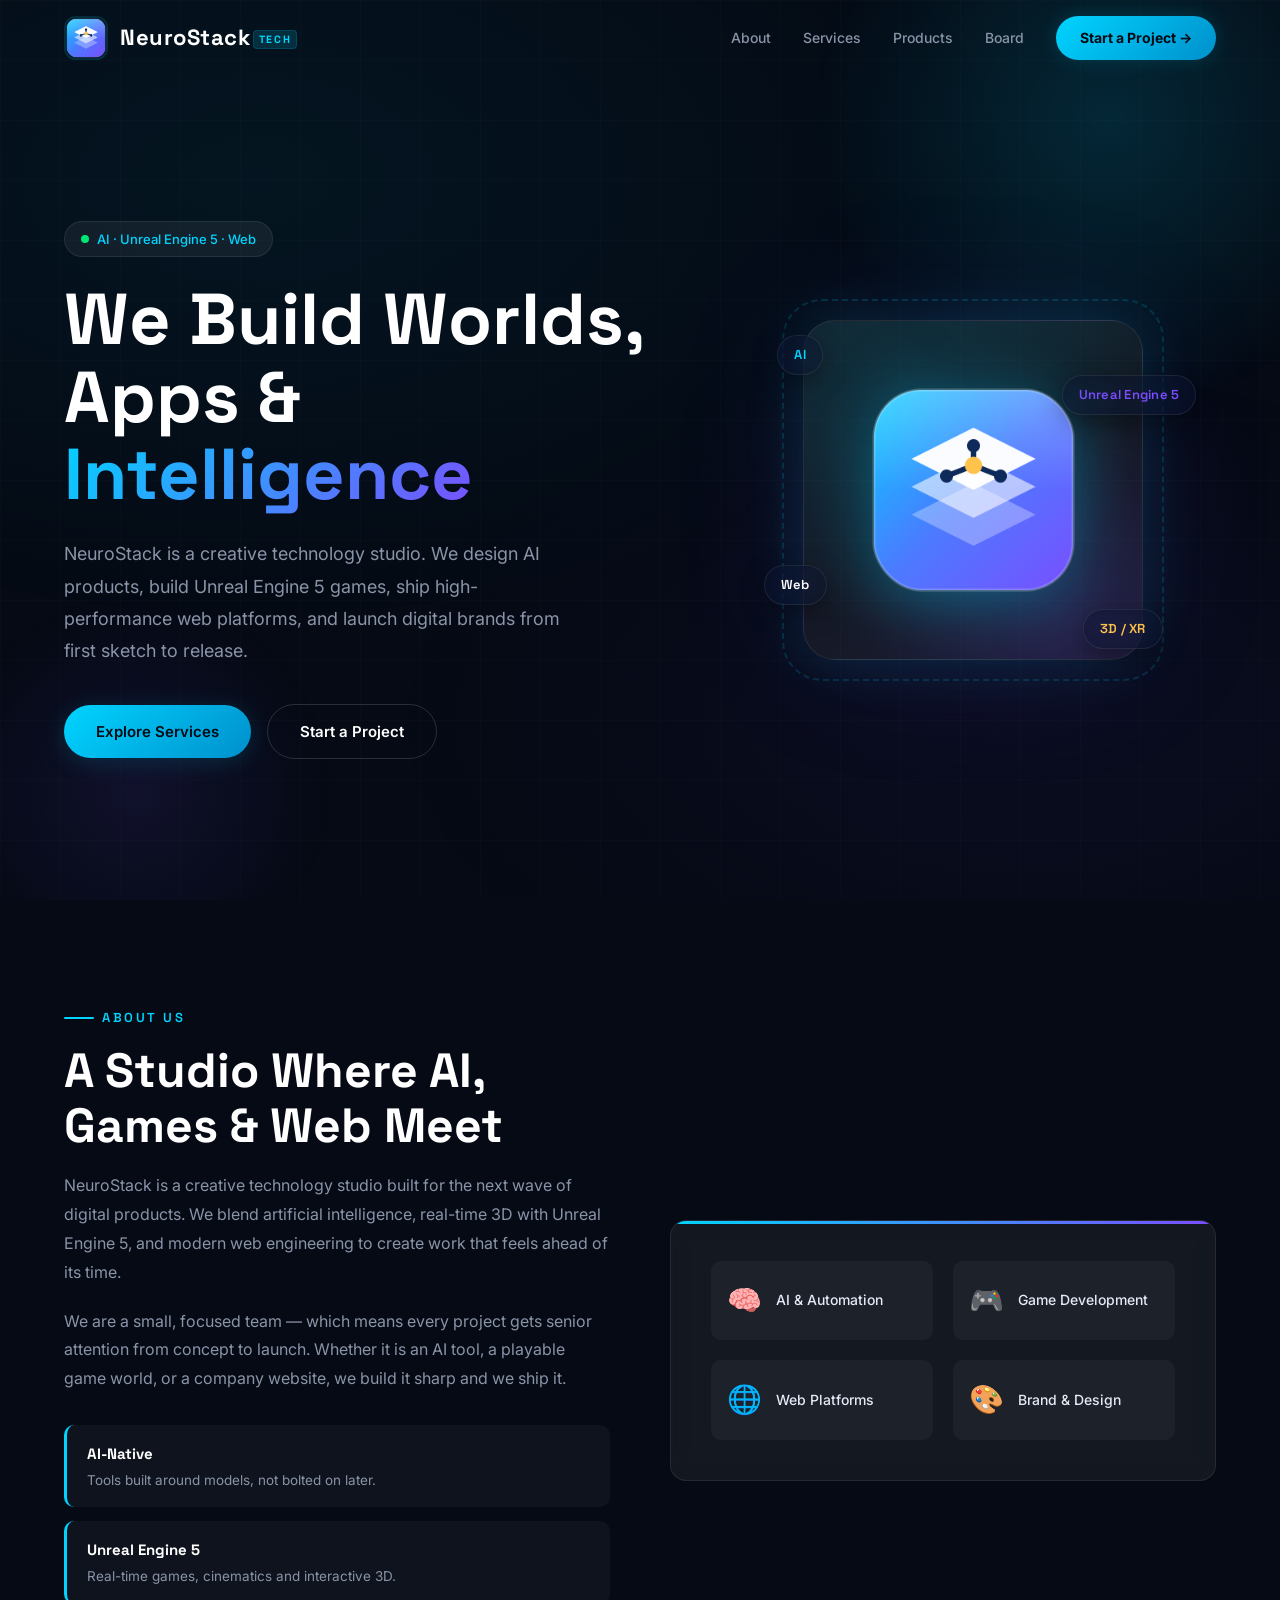
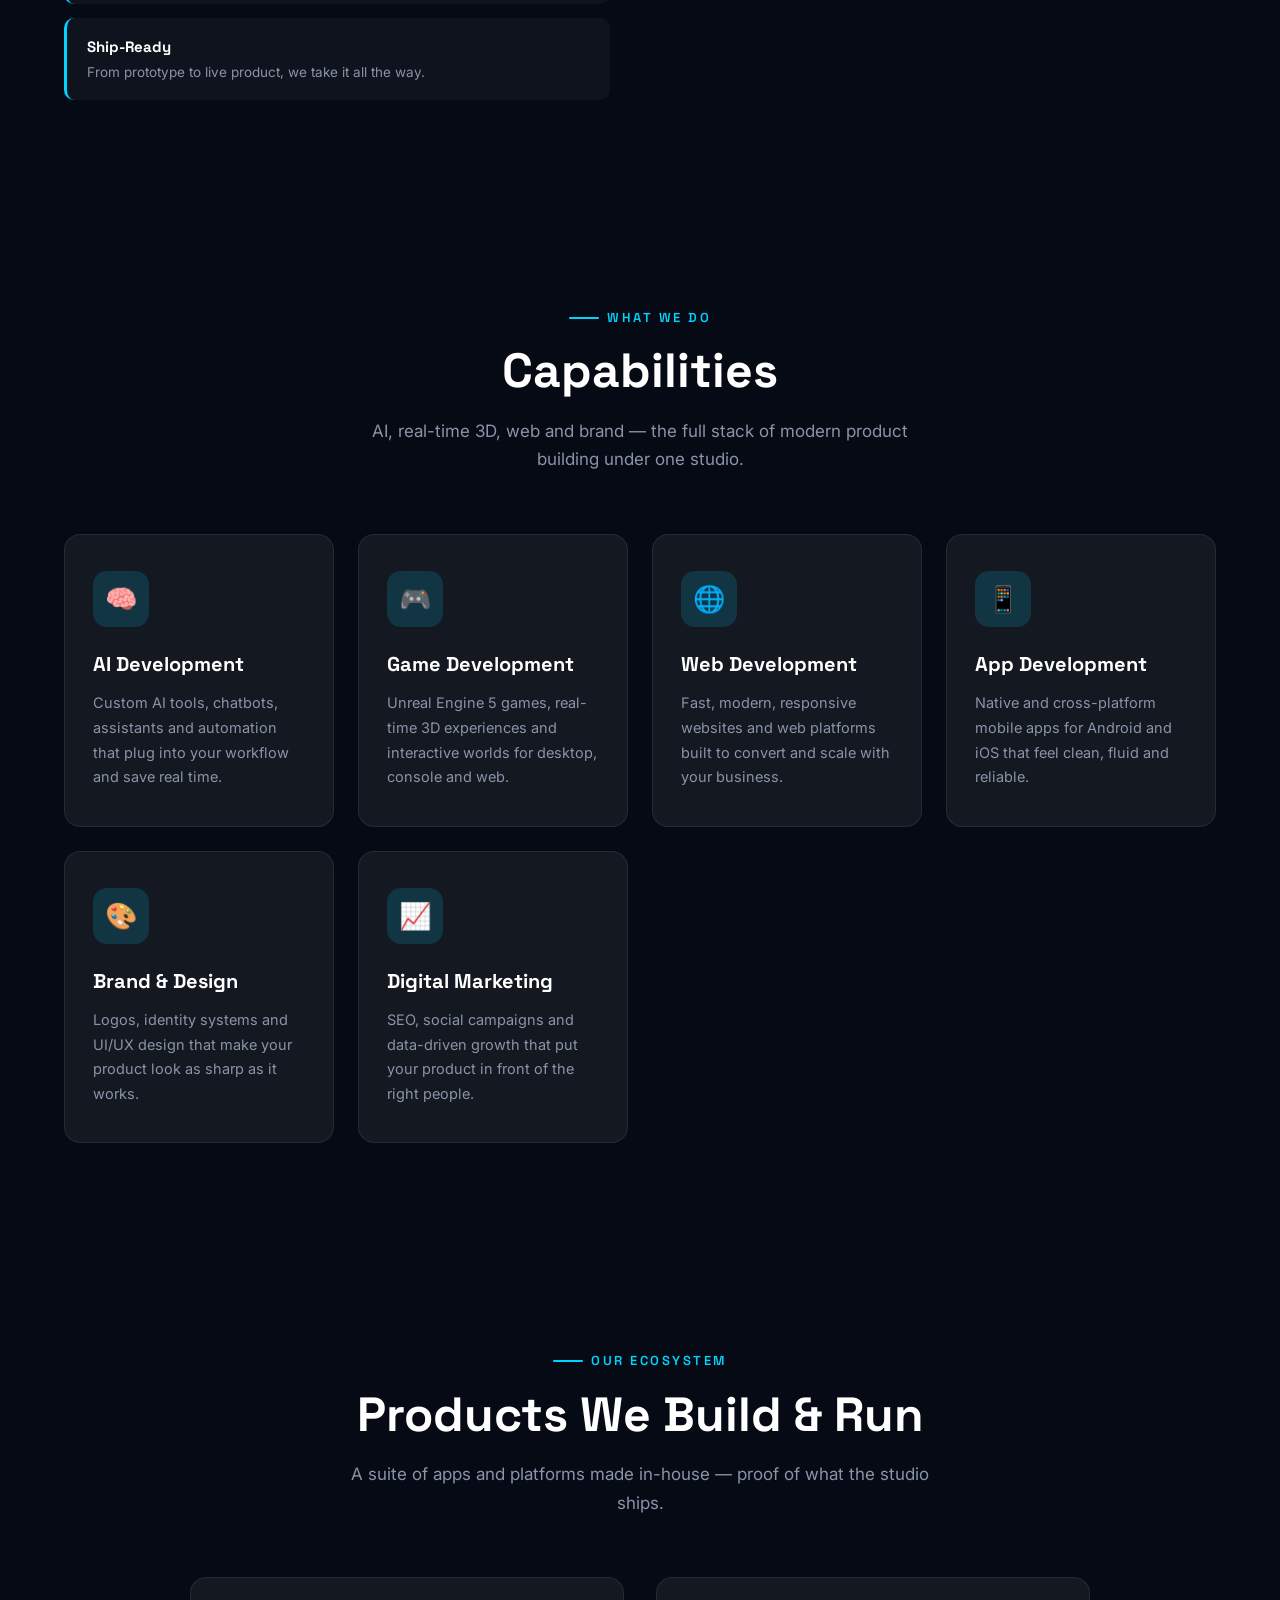
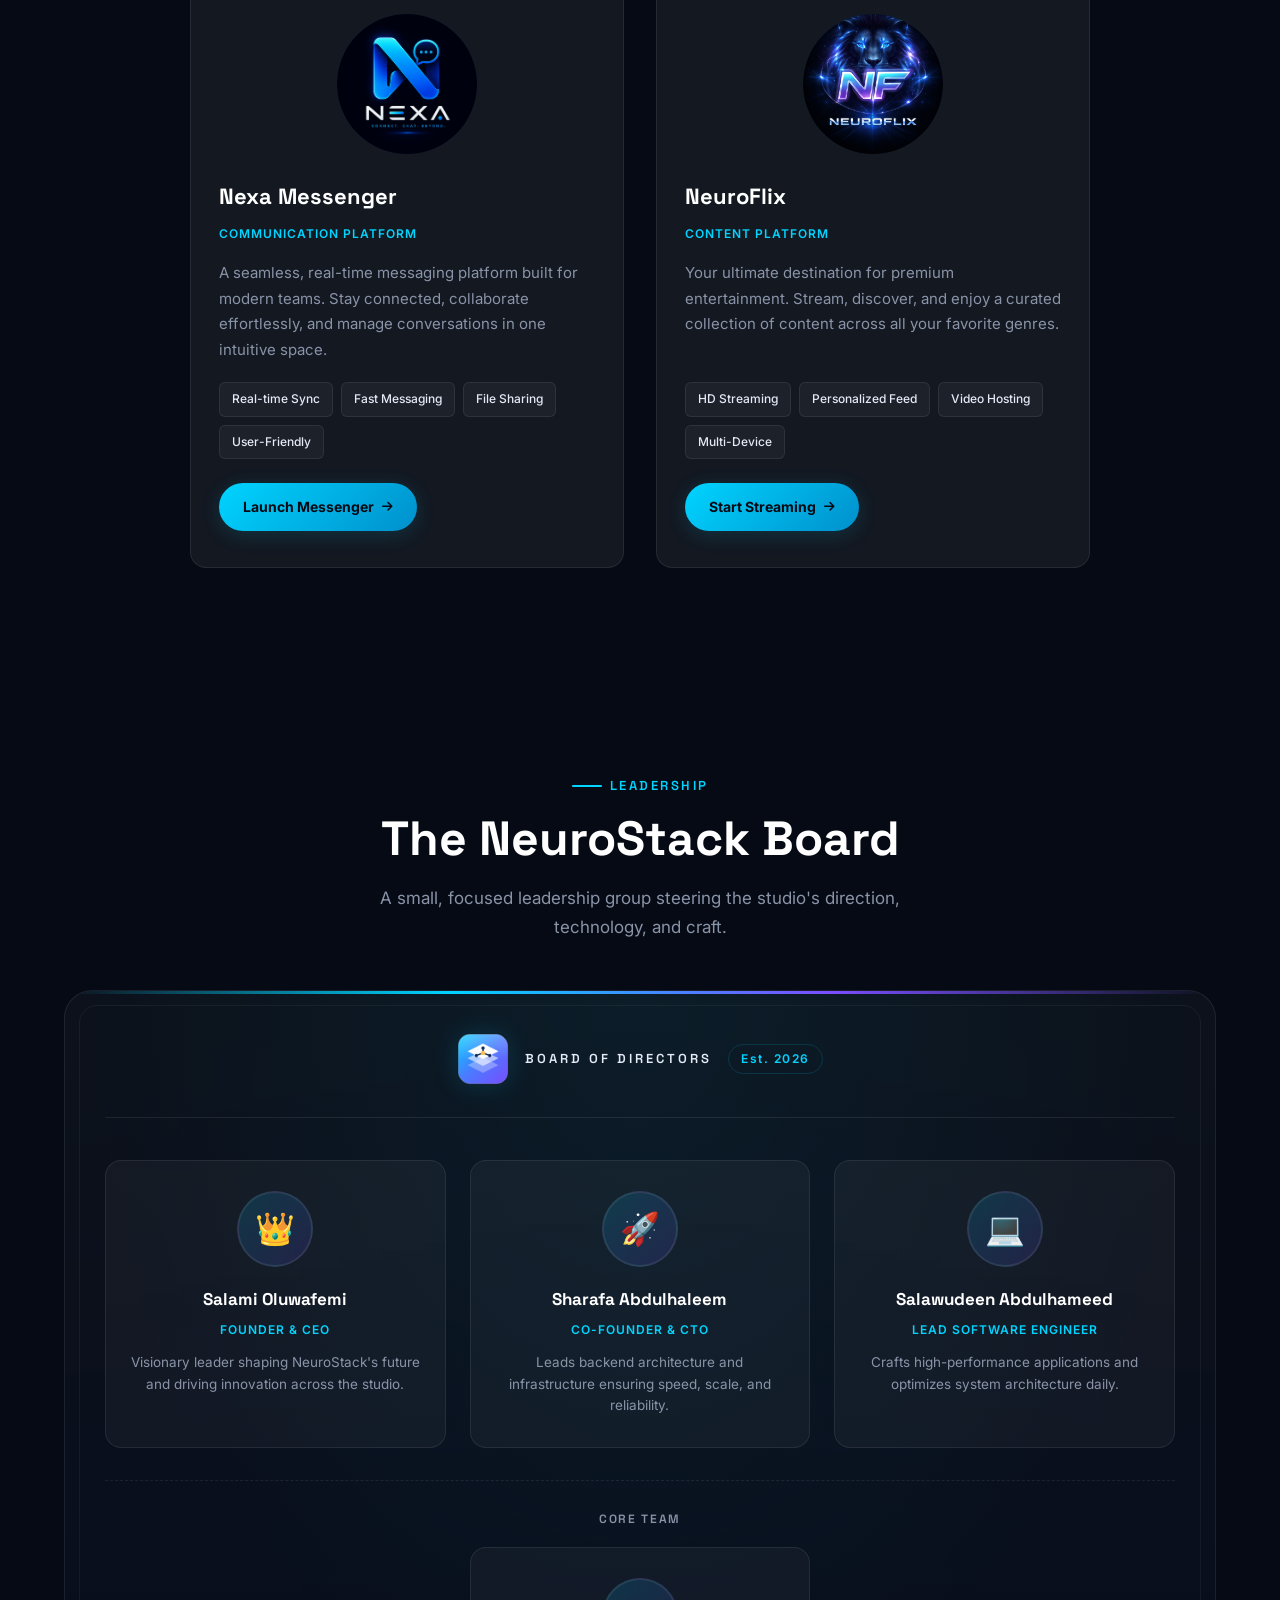
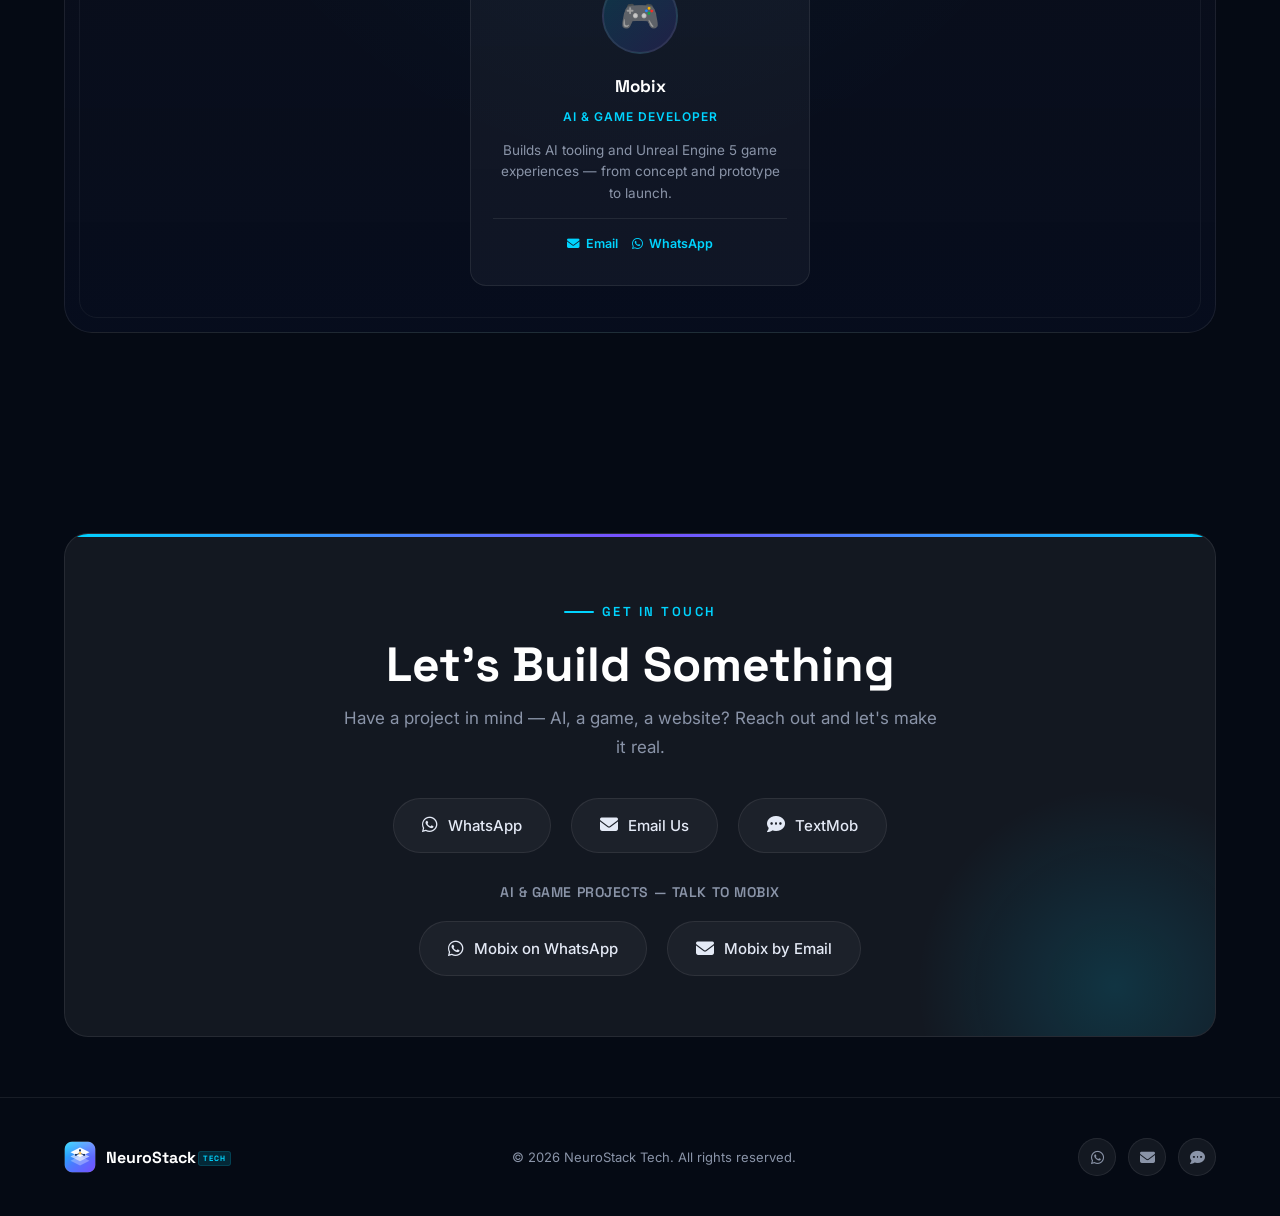
<file: index.html>
<!DOCTYPE html>
<html lang="en" class="no-js">
<head>
  <meta charset="UTF-8">
  <meta name="viewport" content="width=device-width, initial-scale=1.0">
  <title>NeuroStack Tech — AI, Game &amp; Web Studio</title>
  <meta name="description" content="NeuroStack is a creative technology studio building AI products, Unreal Engine 5 games, web platforms and digital brands. We design, build and launch.">
  <meta name="theme-color" content="#050a14">
  <meta name="robots" content="index, follow">
  <link rel="canonical" href="https://neuro-stack.onrender.com/">
  <meta name="google-site-verification" content="ry9JO0x5K_u8Zd2DBJiL2AXyYJQzXlOd33qeMfjl4eo" />
  <meta name="google-site-verification" content="W0IbJXgzTzYva4jeEFqSSu5Zdb9wQDfkK6Oy_L33J70" />

  <!-- Social sharing -->
  <meta property="og:type" content="website">
  <meta property="og:title" content="NeuroStack Tech — AI, Game &amp; Web Studio">
  <meta property="og:url" content="https://neuro-stack.onrender.com/">
  <meta property="og:description" content="A creative technology studio building AI products, Unreal Engine 5 games, web platforms and digital brands.">
  <meta property="og:image" content="https://neuro-stack.onrender.com/logo-mark-512.png">
  <meta property="og:site_name" content="NeuroStack Tech">
  <meta name="twitter:card" content="summary_large_image">
  <meta name="twitter:title" content="NeuroStack Tech — AI, Game &amp; Web Studio">
  <meta name="twitter:description" content="A creative technology studio building AI products, Unreal Engine 5 games, web platforms and digital brands.">
  <meta name="twitter:image" content="https://neuro-stack.onrender.com/logo-mark-512.png">

  <script type="application/ld+json">
  {
    "@context": "https://schema.org",
    "@type": "Organization",
    "name": "NeuroStack Tech",
    "url": "https://neuro-stack.onrender.com/",
    "logo": "https://neuro-stack.onrender.com/logo-mark-512.png",
    "description": "Creative technology studio building AI products, Unreal Engine 5 games, web platforms and digital brands.",
    "email": "neuro-stack@outlook.com",
    "sameAs": []
  }
  </script>

  <link rel="icon" type="image/svg+xml" href="favicon.svg">
  <link rel="alternate icon" type="image/png" href="logo-mark-192.png">
  <link rel="apple-touch-icon" href="logo-mark-512.png">
  <link rel="stylesheet" href="website.css">
  <link rel="stylesheet" href="https://cdnjs.cloudflare.com/ajax/libs/font-awesome/6.5.0/css/all.min.css"/>
</head>
<body>

  <!-- ============ NAVBAR ============ -->
  <nav class="navbar" id="navbar">
    <div class="container">
      <a href="#hero" class="nav-brand">
        <img src="logo-mark-512.png" alt="NeuroStack logo">
        <span class="nav-brand-text">NeuroStack<span class="brand-tech">Tech</span></span>
      </a>

      <div class="nav-links" id="navLinks">
        <a href="#about">About</a>
        <a href="#services">Services</a>
        <a href="#products">Products</a>
        <a href="#team">Board</a>
        <a href="#contact" class="nav-cta">Start a Project →</a>
      </div>

      <button class="nav-toggle" id="navToggle" aria-label="Toggle navigation">
        <span></span><span></span><span></span>
      </button>
    </div>
  </nav>

  <!-- ============ HERO ============ -->
  <section class="hero" id="hero">
    <div class="hero-particles">
      <div class="particle"></div>
      <div class="particle"></div>
      <div class="particle"></div>
      <div class="particle"></div>
      <div class="particle"></div>
      <div class="particle"></div>
      <div class="particle"></div>
      <div class="particle"></div>
    </div>

    <div class="container">
      <div class="hero-text">
        <div class="hero-badge">
          <span class="dot"></span>
          AI · Unreal Engine 5 · Web
        </div>
        <h1 class="hero-title">
          We Build Worlds,<br>Apps &amp; <span class="accent">Intelligence</span>
        </h1>
        <p class="hero-desc">
          NeuroStack is a creative technology studio. We design AI products, build Unreal Engine 5 games, ship high-performance web platforms, and launch digital brands from first sketch to release.
        </p>
        <div class="hero-actions">
          <a href="#services" class="btn btn-primary">Explore Services</a>
          <a href="#contact" class="btn btn-outline">Start a Project</a>
        </div>
      </div>

      <div class="hero-visual">
        <div class="hero-mark-card">
          <img src="logo-mark-512.png" alt="NeuroStack brand mark">
          <span class="hero-chip hero-chip-1">AI</span>
          <span class="hero-chip hero-chip-2">Unreal Engine 5</span>
          <span class="hero-chip hero-chip-3">Web</span>
          <span class="hero-chip hero-chip-4">3D / XR</span>
        </div>
      </div>
    </div>
  </section>

  <!-- ============ ABOUT ============ -->
  <section class="about" id="about">
    <div class="container">
      <div class="about-content">
        <span class="section-label">About Us</span>
        <h2 class="section-title">A Studio Where AI,<br>Games &amp; Web Meet</h2>
        <p class="about-text">
          NeuroStack is a creative technology studio built for the next wave of digital products. We blend artificial intelligence, real-time 3D with Unreal Engine 5, and modern web engineering to create work that feels ahead of its time.
        </p>
        <p class="about-text">
          We are a small, focused team — which means every project gets senior attention from concept to launch. Whether it is an AI tool, a playable game world, or a company website, we build it sharp and we ship it.
        </p>

        <div class="about-highlights">
          <div class="about-highlight">
            <strong>AI-Native</strong>
            <span>Tools built around models, not bolted on later.</span>
          </div>
          <div class="about-highlight">
            <strong>Unreal Engine 5</strong>
            <span>Real-time games, cinematics and interactive 3D.</span>
          </div>
          <div class="about-highlight">
            <strong>Ship-Ready</strong>
            <span>From prototype to live product, we take it all the way.</span>
          </div>
        </div>
      </div>

      <div class="about-visual reveal">
        <div class="about-visual-card">
          <div class="icon-grid">
            <div class="icon-item">
              <span class="icon-emoji">🧠</span>
              <span>AI &amp; Automation</span>
            </div>
            <div class="icon-item">
              <span class="icon-emoji">🎮</span>
              <span>Game Development</span>
            </div>
            <div class="icon-item">
              <span class="icon-emoji">🌐</span>
              <span>Web Platforms</span>
            </div>
            <div class="icon-item">
              <span class="icon-emoji">🎨</span>
              <span>Brand &amp; Design</span>
            </div>
          </div>
        </div>
      </div>
    </div>
  </section>

  <!-- ============ SERVICES ============ -->
  <section class="services" id="services">
    <div class="container">
      <div class="services-header">
        <span class="section-label">What We Do</span>
        <h2 class="section-title">Capabilities</h2>
        <p class="section-subtitle">AI, real-time 3D, web and brand — the full stack of modern product building under one studio.</p>
      </div>

      <div class="services-grid">
        <div class="service-card reveal">
          <div class="service-icon">🧠</div>
          <h3>AI Development</h3>
          <p>Custom AI tools, chatbots, assistants and automation that plug into your workflow and save real time.</p>
        </div>

        <div class="service-card reveal reveal-delay-1">
          <div class="service-icon">🎮</div>
          <h3>Game Development</h3>
          <p>Unreal Engine 5 games, real-time 3D experiences and interactive worlds for desktop, console and web.</p>
        </div>

        <div class="service-card reveal reveal-delay-2">
          <div class="service-icon">🌐</div>
          <h3>Web Development</h3>
          <p>Fast, modern, responsive websites and web platforms built to convert and scale with your business.</p>
        </div>

        <div class="service-card reveal reveal-delay-3">
          <div class="service-icon">📱</div>
          <h3>App Development</h3>
          <p>Native and cross-platform mobile apps for Android and iOS that feel clean, fluid and reliable.</p>
        </div>

        <div class="service-card reveal reveal-delay-4">
          <div class="service-icon">🎨</div>
          <h3>Brand &amp; Design</h3>
          <p>Logos, identity systems and UI/UX design that make your product look as sharp as it works.</p>
        </div>

        <div class="service-card reveal reveal-delay-5">
          <div class="service-icon">📈</div>
          <h3>Digital Marketing</h3>
          <p>SEO, social campaigns and data-driven growth that put your product in front of the right people.</p>
        </div>
      </div>
    </div>
  </section>

  <!-- ============ PRODUCTS ============ -->
  <section class="products" id="products">
    <div class="container">
      <div class="products-header">
        <span class="section-label">Our Ecosystem</span>
        <h2 class="section-title">Products We Build &amp; Run</h2>
        <p class="section-subtitle">A suite of apps and platforms made in-house — proof of what the studio ships.</p>
      </div>

      <div class="products-grid">
        <div class="product-card reveal">
          <div class="product-logo">
            <img src="icon-512.png" alt="Nexa Messenger Logo" class="product-logo-img">
          </div>
          <h3>Nexa Messenger</h3>
          <span class="product-category">Communication Platform</span>
          <p>A seamless, real-time messaging platform built for modern teams. Stay connected, collaborate effortlessly, and manage conversations in one intuitive space.</p>
          <div class="product-features">
            <span class="feature">Real-time Sync</span>
            <span class="feature">Fast Messaging</span>
            <span class="feature">File Sharing</span>
            <span class="feature">User-Friendly</span>
          </div>
          <a href="https://nexa-qydr.onrender.com" target="_blank" rel="noopener noreferrer" class="product-cta">
            Launch Messenger <i class="fas fa-arrow-right"></i>
          </a>
        </div>

        <div class="product-card reveal reveal-delay-1">
          <div class="product-logo">
            <img src="icon-192.png" alt="NeuroFlix Logo" class="product-logo-img">
          </div>
          <h3>NeuroFlix</h3>
          <span class="product-category">Content Platform</span>
          <p>Your ultimate destination for premium entertainment. Stream, discover, and enjoy a curated collection of content across all your favorite genres.</p>
          <div class="product-features">
            <span class="feature">HD Streaming</span>
            <span class="feature">Personalized Feed</span>
            <span class="feature">Video Hosting</span>
            <span class="feature">Multi-Device</span>
          </div>
          <a href="https://neuroflix.web.app/" target="_blank" rel="noopener noreferrer" class="product-cta">
            Start Streaming <i class="fas fa-arrow-right"></i>
          </a>
        </div>
      </div>
    </div>
  </section>

  <!-- ============ BOARD ============ -->
  <section class="team" id="team">
    <div class="container">
      <div class="team-header">
        <span class="section-label">Leadership</span>
        <h2 class="section-title">The NeuroStack Board</h2>
        <p class="section-subtitle">A small, focused leadership group steering the studio's direction, technology, and craft.</p>
      </div>

      <div class="board-panel reveal">
        <div class="board-seal" aria-hidden="true">
          <img src="logo-mark-512.png" alt="" class="board-seal-mark">
          <span class="board-seal-label">Board of Directors</span>
          <span class="board-seal-year">Est. 2026</span>
        </div>

        <div class="team-grid">
          <div class="team-card reveal">
            <div class="team-avatar">👑</div>
            <div class="team-meta">
              <h3>Salami Oluwafemi</h3>
              <span class="team-role">Founder &amp; CEO</span>
              <p>Visionary leader shaping NeuroStack's future and driving innovation across the studio.</p>
            </div>
          </div>

          <div class="team-card reveal reveal-delay-1">
            <div class="team-avatar">🚀</div>
            <div class="team-meta">
              <h3>Sharafa Abdulhaleem</h3>
              <span class="team-role">Co-Founder &amp; CTO</span>
              <p>Leads backend architecture and infrastructure ensuring speed, scale, and reliability.</p>
            </div>
          </div>

          <div class="team-card reveal reveal-delay-2">
            <div class="team-avatar">💻</div>
            <div class="team-meta">
              <h3>Salawudeen Abdulhameed</h3>
              <span class="team-role">Lead Software Engineer</span>
              <p>Crafts high-performance applications and optimizes system architecture daily.</p>
            </div>
          </div>
        </div>

        <div class="core-team">
          <span class="core-team-label">Core Team</span>
          <div class="team-card reveal">
            <div class="team-avatar">🎮</div>
            <div class="team-meta">
              <h3>Mobix</h3>
              <span class="team-role">AI &amp; Game Developer</span>
              <p>Builds AI tooling and Unreal Engine 5 game experiences — from concept and prototype to launch.</p>
              <div class="team-contact">
                <a href="mailto:novawebsitedeveloper2000@gmail.com"><i class="fas fa-envelope"></i> Email</a>
                <a href="https://wa.me/2348163471860" target="_blank" rel="noopener noreferrer"><i class="fab fa-whatsapp"></i> WhatsApp</a>
              </div>
            </div>
          </div>
        </div>
      </div>
    </div>
  </section>

  <!-- ============ CONTACT ============ -->
  <section class="contact" id="contact">
    <div class="container">
      <div class="contact-wrapper reveal">
        <span class="section-label">Get In Touch</span>
        <h2 class="section-title">Let's Build Something</h2>
        <p class="section-subtitle">Have a project in mind — AI, a game, a website? Reach out and let's make it real.</p>

        <div class="contact-links">
          <a href="https://wa.me/2349032686210" target="_blank" rel="noopener noreferrer" class="contact-link">
            <i class="fab fa-whatsapp"></i> WhatsApp
          </a>
          <a href="mailto:neuro-stack@outlook.com" class="contact-link">
            <i class="fas fa-envelope"></i> Email Us
          </a>
          <a href="https://textmob.web.app/@neurostack" target="_blank" rel="noopener noreferrer" class="contact-link">
            <i class="fas fa-comment-dots"></i> TextMob
          </a>
        </div>

        <p class="contact-subhead">AI &amp; game projects — talk to Mobix</p>
        <div class="contact-links">
          <a href="https://wa.me/2348163471860" target="_blank" rel="noopener noreferrer" class="contact-link">
            <i class="fab fa-whatsapp"></i> Mobix on WhatsApp
          </a>
          <a href="mailto:novawebsitedeveloper2000@gmail.com" class="contact-link">
            <i class="fas fa-envelope"></i> Mobix by Email
          </a>
        </div>
      </div>
    </div>
  </section>

  <!-- ============ FOOTER ============ -->
  <footer class="footer">
    <div class="container">
      <div class="footer-brand">
        <img src="logo-mark-512.png" alt="NeuroStack">
        <span class="nav-brand-text">NeuroStack<span class="brand-tech">Tech</span></span>
      </div>

      <p class="footer-copy">&copy; 2026 NeuroStack Tech. All rights reserved.</p>

      <div class="footer-socials">
        <a href="https://wa.me/2349032686210" target="_blank" rel="noopener noreferrer" aria-label="WhatsApp"><i class="fab fa-whatsapp"></i></a>
        <a href="mailto:neuro-stack@outlook.com" aria-label="Email"><i class="fas fa-envelope"></i></a>
        <a href="https://textmob.web.app/@neurostack" target="_blank" rel="noopener noreferrer" aria-label="TextMob"><i class="fas fa-comment-dots"></i></a>
      </div>
    </div>
  </footer>

  <!-- ============ SCRIPTS ============ -->
  <script>
    // Enable JS-dependent styles
    document.documentElement.classList.remove('no-js');

    // ---- Navbar scroll effect ----
    const navbar = document.getElementById('navbar');
    window.addEventListener('scroll', () => {
      navbar.classList.toggle('scrolled', window.scrollY > 50);
    });

    // ---- Mobile menu toggle ----
    const navToggle = document.getElementById('navToggle');
    const navLinks = document.getElementById('navLinks');

    navToggle.addEventListener('click', () => {
      navToggle.classList.toggle('active');
      navLinks.classList.toggle('open');
    });

    // Close menu on link click
    navLinks.querySelectorAll('a').forEach(link => {
      link.addEventListener('click', () => {
        navToggle.classList.remove('active');
        navLinks.classList.remove('open');
      });
    });

    // ---- Scroll reveal ----
    const revealElements = document.querySelectorAll('.reveal');
    if ('IntersectionObserver' in window) {
      const revealObserver = new IntersectionObserver((entries) => {
        entries.forEach(entry => {
          if (entry.isIntersecting) {
            entry.target.classList.add('visible');
          }
        });
      }, { threshold: 0.15 });

      revealElements.forEach(el => revealObserver.observe(el));
    } else {
      revealElements.forEach(el => el.classList.add('visible'));
    }

    // ---- Smooth scroll for anchor links ----
    document.querySelectorAll('a[href^="#"]').forEach(anchor => {
      anchor.addEventListener('click', function (e) {
        const id = this.getAttribute('href');
        if (id.length < 2) return;
        const target = document.querySelector(id);
        if (target) {
          e.preventDefault();
          target.scrollIntoView({ behavior: 'smooth' });
        }
      });
    });
  </script>

</body>
</html>
</file>
<file: website.css>
/* ============================================================
   NEUROSTACK — COMPANY WEBSITE STYLESHEET
   Premium dark theme with glassmorphism + cyber accents
   ============================================================ */

/* -------------------------
   GOOGLE FONTS
------------------------- */
@import url('https://fonts.googleapis.com/css2?family=Inter:wght@300;400;500;600;700;800;900&family=Space+Grotesk:wght@400;500;600;700&display=swap');

/* -------------------------
   DESIGN TOKENS
------------------------- */
:root {
  /* Colors */
  --c-bg:          #050a14;
  --c-bg-alt:      #0a1128;
  --c-surface:     rgba(10, 17, 40, 0.65);
  --c-surface-lit: rgba(255, 255, 255, 0.04);
  --c-glass:       rgba(255, 255, 255, 0.06);
  --c-glass-border:rgba(255, 255, 255, 0.08);
  --c-accent:      #00D4FF;
  --c-accent-dim:  rgba(0, 212, 255, 0.15);
  --c-accent-glow: rgba(0, 212, 255, 0.35);
  --c-accent2:     #7B4DFF;
  --c-gold:        #FFC24B;
  --c-text:        #e4eaf6;
  --c-text-dim:    #8a94a8;
  --c-white:       #ffffff;

  /* Typography */
  --ff-heading: 'Space Grotesk', sans-serif;
  --ff-body:    'Inter', sans-serif;

  /* Spacing */
  --section-py: 100px;
  --container-w: 1200px;

  /* Misc */
  --radius:      16px;
  --radius-sm:   10px;
  --transition:  0.35s cubic-bezier(.4,0,.2,1);
}

/* -------------------------
   RESET & BASE
------------------------- */
*, *::before, *::after {
  margin: 0;
  padding: 0;
  box-sizing: border-box;
}

html {
  scroll-behavior: smooth;
  scroll-padding-top: 80px;
}

body {
  font-family: var(--ff-body);
  background: var(--c-bg);
  color: var(--c-text);
  line-height: 1.7;
  overflow-x: hidden;
  -webkit-font-smoothing: antialiased;
}

a { text-decoration: none; color: inherit; }
img { max-width: 100%; display: block; }
ul { list-style: none; }

/* -------------------------
   UTILITY
------------------------- */
.container {
  width: 100%;
  max-width: var(--container-w);
  margin: 0 auto;
  padding: 0 24px;
}

.section-label {
  display: inline-flex;
  align-items: center;
  gap: 8px;
  font-family: var(--ff-heading);
  font-size: 13px;
  font-weight: 600;
  letter-spacing: 2.5px;
  text-transform: uppercase;
  color: var(--c-accent);
  margin-bottom: 14px;
}

.section-label::before {
  content: '';
  width: 30px;
  height: 2px;
  background: var(--c-accent);
  border-radius: 2px;
}

.section-title {
  font-family: var(--ff-heading);
  font-size: clamp(32px, 5vw, 48px);
  font-weight: 800;
  line-height: 1.15;
  color: var(--c-white);
  margin-bottom: 18px;
}

.section-subtitle {
  font-size: 17px;
  color: var(--c-text-dim);
  max-width: 600px;
  line-height: 1.7;
}

/* -------------------------
   ANIMATED BACKGROUND GRID
------------------------- */
body::before {
  content: '';
  position: fixed;
  inset: 0;
  background:
    radial-gradient(ellipse 60% 50% at 20% 20%, rgba(0,212,255,0.06), transparent),
    radial-gradient(ellipse 50% 40% at 80% 80%, rgba(123,77,255,0.05), transparent);
  z-index: -2;
  pointer-events: none;
}

body::after {
  content: '';
  position: fixed;
  inset: 0;
  background-image:
    linear-gradient(rgba(255,255,255,0.015) 1px, transparent 1px),
    linear-gradient(90deg, rgba(255,255,255,0.015) 1px, transparent 1px);
  background-size: 60px 60px;
  z-index: -1;
  pointer-events: none;
}

/* ============================================================
   NAVBAR
   ============================================================ */
.navbar {
  position: fixed;
  top: 0;
  left: 0;
  width: 100%;
  z-index: 1000;
  padding: 16px 0;
  transition: var(--transition);
}

.navbar.scrolled {
  background: rgba(5, 10, 20, 0.85);
  backdrop-filter: blur(20px);
  -webkit-backdrop-filter: blur(20px);
  border-bottom: 1px solid var(--c-glass-border);
  padding: 10px 0;
}

.navbar .container {
  display: flex;
  align-items: center;
  justify-content: space-between;
}

.nav-brand {
  display: flex;
  align-items: center;
  gap: 12px;
}

.nav-brand img {
  width: 44px;
  height: 44px;
  border-radius: 26%;
  border: 2px solid var(--c-accent-dim);
}

.nav-brand span {
  font-family: var(--ff-heading);
  font-size: 22px;
  font-weight: 700;
  color: var(--c-white);
  letter-spacing: 0.5px;
}

.nav-brand .brand-tech,
.footer-brand .brand-tech {
  margin-left: 0.32em;
  font-size: 0.48em;
  font-weight: 700;
  letter-spacing: 0.16em;
  text-transform: uppercase;
  color: var(--c-accent);
  padding: 0.16em 0.42em;
  border: 1px solid var(--c-accent-dim);
  border-radius: 0.35em;
  background: var(--c-accent-dim);
  vertical-align: middle;
  white-space: nowrap;
}

.nav-links {
  display: flex;
  align-items: center;
  gap: 32px;
}

.nav-links a {
  font-size: 14px;
  font-weight: 500;
  color: var(--c-text-dim);
  transition: var(--transition);
  position: relative;
}

.nav-links a::after {
  content: '';
  position: absolute;
  bottom: -4px;
  left: 0;
  width: 0;
  height: 2px;
  background: var(--c-accent);
  border-radius: 2px;
  transition: var(--transition);
}

.nav-links a:hover {
  color: var(--c-white);
}

.nav-links a:hover::after {
  width: 100%;
}

.nav-cta {
  display: inline-flex;
  align-items: center;
  gap: 8px;
  padding: 10px 24px;
  background: linear-gradient(135deg, var(--c-accent), #0090cc);
  color: var(--c-bg) !important;
  font-weight: 700 !important;
  font-size: 14px;
  border-radius: 50px;
  transition: var(--transition);
  box-shadow: 0 0 20px var(--c-accent-dim);
}

.nav-cta::after { display: none !important; }

.nav-cta:hover {
  transform: translateY(-2px);
  box-shadow: 0 4px 30px var(--c-accent-glow);
}

/* Mobile hamburger */
.nav-toggle {
  display: none;
  flex-direction: column;
  gap: 5px;
  cursor: pointer;
  z-index: 1001;
  background: none;
  border: none;
  padding: 4px;
}

.nav-toggle span {
  width: 26px;
  height: 2.5px;
  background: var(--c-white);
  border-radius: 4px;
  transition: var(--transition);
}

.nav-toggle.active span:nth-child(1) { transform: rotate(45deg) translate(5px, 5px); }
.nav-toggle.active span:nth-child(2) { opacity: 0; }
.nav-toggle.active span:nth-child(3) { transform: rotate(-45deg) translate(5px, -5px); }

/* ============================================================
   HERO
   ============================================================ */
.hero {
  min-height: 100vh;
  display: flex;
  align-items: center;
  position: relative;
  padding-top: 80px;
  overflow: hidden;
}

/* Floating particles */
.hero-particles {
  position: absolute;
  inset: 0;
  overflow: hidden;
  pointer-events: none;
}

.hero-particles .particle {
  position: absolute;
  width: 4px;
  height: 4px;
  background: var(--c-accent);
  border-radius: 50%;
  opacity: 0;
  animation: floatParticle 8s infinite ease-in-out;
}

.hero-particles .particle:nth-child(1) { left: 10%; top: 30%; animation-delay: 0s; }
.hero-particles .particle:nth-child(2) { left: 25%; top: 70%; animation-delay: 1.2s; width: 3px; height: 3px; }
.hero-particles .particle:nth-child(3) { left: 55%; top: 20%; animation-delay: 2.5s; width: 5px; height: 5px; }
.hero-particles .particle:nth-child(4) { left: 70%; top: 60%; animation-delay: 0.8s; }
.hero-particles .particle:nth-child(5) { left: 85%; top: 40%; animation-delay: 3.2s; width: 3px; height: 3px; }
.hero-particles .particle:nth-child(6) { left: 40%; top: 80%; animation-delay: 4s; width: 6px; height: 6px; }
.hero-particles .particle:nth-child(7) { left: 60%; top: 10%; animation-delay: 1.8s; }
.hero-particles .particle:nth-child(8) { left: 90%; top: 75%; animation-delay: 5s; width: 3px; height: 3px; }

@keyframes floatParticle {
  0%   { opacity: 0; transform: translateY(0) scale(1); }
  20%  { opacity: 0.6; }
  50%  { opacity: 0.3; transform: translateY(-80px) scale(1.3); }
  80%  { opacity: 0.5; }
  100% { opacity: 0; transform: translateY(-160px) scale(0.8); }
}

/* Glow orbs */
.hero::before {
  content: '';
  position: absolute;
  top: -20%;
  right: -10%;
  width: 600px;
  height: 600px;
  background: radial-gradient(circle, var(--c-accent-dim), transparent 70%);
  border-radius: 50%;
  pointer-events: none;
  animation: pulseOrb 6s ease-in-out infinite alternate;
}

.hero::after {
  content: '';
  position: absolute;
  bottom: -10%;
  left: -5%;
  width: 400px;
  height: 400px;
  background: radial-gradient(circle, rgba(123,77,255,0.1), transparent 70%);
  border-radius: 50%;
  pointer-events: none;
  animation: pulseOrb 8s ease-in-out infinite alternate-reverse;
}

@keyframes pulseOrb {
  0%   { opacity: 0.5; transform: scale(1); }
  100% { opacity: 1;   transform: scale(1.15); }
}

.hero .container {
  display: flex;
  align-items: center;
  gap: 60px;
  position: relative;
  z-index: 1;
}

.hero-text {
  flex: 1;
}

.hero-badge {
  display: inline-flex;
  align-items: center;
  gap: 8px;
  padding: 6px 16px;
  background: var(--c-glass);
  border: 1px solid var(--c-glass-border);
  border-radius: 50px;
  font-size: 13px;
  font-weight: 500;
  color: var(--c-accent);
  margin-bottom: 24px;
  animation: fadeSlideUp 0.8s ease-out both;
}

.hero-badge .dot {
  width: 8px;
  height: 8px;
  background: #00e676;
  border-radius: 50%;
  animation: blink 2s ease-in-out infinite;
}

@keyframes blink {
  0%, 100% { opacity: 1; }
  50%      { opacity: 0.3; }
}

.hero-title {
  font-family: var(--ff-heading);
  font-size: clamp(40px, 6vw, 72px);
  font-weight: 900;
  line-height: 1.08;
  color: var(--c-white);
  margin-bottom: 24px;
  animation: fadeSlideUp 0.8s 0.15s ease-out both;
}

.hero-title .accent {
  background: linear-gradient(135deg, var(--c-accent), var(--c-accent2));
  -webkit-background-clip: text;
  -webkit-text-fill-color: transparent;
  background-clip: text;
}

.hero-desc {
  font-size: 18px;
  color: var(--c-text-dim);
  max-width: 520px;
  line-height: 1.8;
  margin-bottom: 36px;
  animation: fadeSlideUp 0.8s 0.3s ease-out both;
}

.hero-actions {
  display: flex;
  align-items: center;
  gap: 16px;
  flex-wrap: wrap;
  animation: fadeSlideUp 0.8s 0.45s ease-out both;
}

.btn {
  display: inline-flex;
  align-items: center;
  gap: 8px;
  padding: 14px 32px;
  font-family: var(--ff-body);
  font-size: 15px;
  font-weight: 600;
  border-radius: 50px;
  cursor: pointer;
  transition: var(--transition);
  border: none;
}

.btn-primary {
  background: linear-gradient(135deg, var(--c-accent), #0090cc);
  color: var(--c-bg);
  box-shadow: 0 4px 25px var(--c-accent-dim);
}

.btn-primary:hover {
  transform: translateY(-3px);
  box-shadow: 0 8px 35px var(--c-accent-glow);
}

.btn-outline {
  background: transparent;
  color: var(--c-white);
  border: 1.5px solid rgba(255,255,255,0.15);
}

.btn-outline:hover {
  border-color: var(--c-accent);
  color: var(--c-accent);
  transform: translateY(-3px);
}

.hero-visual {
  flex: 0.8;
  display: flex;
  justify-content: center;
  align-items: center;
  position: relative;
  animation: fadeSlideUp 1s 0.5s ease-out both;
}

.hero-mark-card {
  position: relative;
  width: 340px;
  height: 340px;
  display: flex;
  align-items: center;
  justify-content: center;
  border-radius: 32px;
  background:
    radial-gradient(120% 120% at 30% 20%, rgba(0,212,255,0.14), transparent 60%),
    radial-gradient(120% 120% at 80% 90%, rgba(123,77,255,0.16), transparent 55%),
    var(--c-glass);
  border: 1px solid var(--c-glass-border);
  box-shadow: 0 0 60px var(--c-accent-dim), 0 0 140px rgba(123,77,255,0.12);
  backdrop-filter: blur(8px);
}

.hero-mark-card img {
  width: 62%;
  height: 62%;
  object-fit: contain;
  border-radius: 22px;
  filter: drop-shadow(0 12px 32px rgba(0,212,255,0.35));
}

/* Rotating dashed ring around the mark card */
.hero-mark-card::before {
  content: '';
  position: absolute;
  inset: -22px;
  border: 2px dashed var(--c-accent-dim);
  border-radius: 40px;
  animation: spinSlow 30s linear infinite;
  pointer-events: none;
}

/* Floating capability chips */
.hero-chip {
  position: absolute;
  padding: 8px 16px;
  font-family: var(--ff-heading);
  font-size: 13px;
  font-weight: 600;
  letter-spacing: 0.02em;
  color: var(--c-white);
  background: var(--c-surface);
  border: 1px solid var(--c-glass-border);
  border-radius: 50px;
  backdrop-filter: blur(10px);
  box-shadow: 0 8px 24px rgba(0,0,0,0.35);
  animation: chipFloat 6s ease-in-out infinite;
}

.hero-chip-1 { top: 4%;  left: -8%;  color: var(--c-accent); animation-delay: 0s; }
.hero-chip-2 { top: 16%; right: -16%; color: var(--c-accent2); animation-delay: 0.8s; }
.hero-chip-3 { bottom: 16%; left: -12%; animation-delay: 1.6s; }
.hero-chip-4 { bottom: 3%; right: -6%;  color: var(--c-gold); animation-delay: 2.4s; }

@keyframes chipFloat {
  0%, 100% { transform: translateY(0); }
  50%      { transform: translateY(-10px); }
}

@keyframes spinSlow {
  to { transform: rotate(360deg); }
}

/* ============================================================
   ABOUT SECTION
   ============================================================ */
.about {
  padding: var(--section-py) 0;
  position: relative;
}

.about .container {
  display: grid;
  grid-template-columns: 1fr 1fr;
  gap: 60px;
  align-items: center;
}

.about-content { }

.about-text {
  font-size: 16px;
  color: var(--c-text-dim);
  margin-bottom: 20px;
  line-height: 1.8;
}



.about-visual {
  position: relative;
}

.about-visual-card {
  background: var(--c-glass);
  border: 1px solid var(--c-glass-border);
  border-radius: var(--radius);
  padding: 40px;
  backdrop-filter: blur(12px);
  position: relative;
  overflow: hidden;
}

.about-visual-card::before {
  content: '';
  position: absolute;
  top: 0;
  left: 0;
  width: 100%;
  height: 3px;
  background: linear-gradient(90deg, var(--c-accent), var(--c-accent2));
}

.about-visual-card .icon-grid {
  display: grid;
  grid-template-columns: 1fr 1fr;
  gap: 20px;
}

.about-visual-card .icon-item {
  display: flex;
  align-items: center;
  gap: 14px;
  padding: 16px;
  background: var(--c-surface-lit);
  border-radius: var(--radius-sm);
  transition: var(--transition);
}

.about-visual-card .icon-item:hover {
  background: var(--c-accent-dim);
}

.about-visual-card .icon-item .icon-emoji {
  font-size: 28px;
  flex-shrink: 0;
}

.about-visual-card .icon-item span {
  font-size: 14px;
  font-weight: 500;
  color: var(--c-text);
}

.about-highlights {
  display: grid;
  gap: 14px;
  margin-top: 32px;
}

.about-highlight {
  display: flex;
  flex-direction: column;
  gap: 2px;
  padding: 16px 20px;
  background: var(--c-surface-lit);
  border-left: 3px solid var(--c-accent);
  border-radius: var(--radius-sm);
  transition: var(--transition);
}

.about-highlight:hover {
  background: var(--c-accent-dim);
  transform: translateX(4px);
}

.about-highlight strong {
  font-family: var(--ff-heading);
  font-size: 15px;
  font-weight: 700;
  color: var(--c-white);
}

.about-highlight span {
  font-size: 13.5px;
  color: var(--c-text-dim);
}

/* ============================================================
   SERVICES
   ============================================================ */
.services {
  padding: var(--section-py) 0;
  position: relative;
}

.services-header {
  text-align: center;
  margin-bottom: 60px;
}

.services-header .section-subtitle {
  margin: 0 auto;
}

.services-grid {
  display: grid;
  grid-template-columns: repeat(auto-fit, minmax(270px, 1fr));
  gap: 24px;
}

.service-card {
  background: var(--c-glass);
  border: 1px solid var(--c-glass-border);
  border-radius: var(--radius);
  padding: 36px 28px;
  transition: var(--transition);
  position: relative;
  overflow: hidden;
}

.service-card::before {
  content: '';
  position: absolute;
  top: 0;
  left: 0;
  width: 100%;
  height: 3px;
  background: linear-gradient(90deg, var(--c-accent), var(--c-accent2));
  transform: scaleX(0);
  transform-origin: left;
  transition: transform 0.5s ease;
}

.service-card:hover::before {
  transform: scaleX(1);
}

.service-card:hover {
  border-color: var(--c-accent-dim);
  transform: translateY(-6px);
  box-shadow: 0 12px 40px rgba(0,212,255,0.1);
}

.service-icon {
  width: 56px;
  height: 56px;
  display: flex;
  align-items: center;
  justify-content: center;
  font-size: 26px;
  background: var(--c-accent-dim);
  border-radius: 14px;
  margin-bottom: 20px;
  transition: var(--transition);
}

.service-card:hover .service-icon {
  background: linear-gradient(135deg, var(--c-accent), #0090cc);
  box-shadow: 0 0 20px var(--c-accent-dim);
}

.service-card h3 {
  font-family: var(--ff-heading);
  font-size: 20px;
  font-weight: 700;
  color: var(--c-white);
  margin-bottom: 10px;
}

.service-card p {
  font-size: 14.5px;
  color: var(--c-text-dim);
  line-height: 1.7;
}

/* ============================================================
   PRODUCTS
   ============================================================ */
.products {
  padding: var(--section-py) 0;
  position: relative;
}

.products-header {
  text-align: center;
  margin-bottom: 60px;
}

.products-header .section-subtitle {
  margin: 0 auto;
}

.products-grid {
  display: grid;
  grid-template-columns: repeat(auto-fit, minmax(300px, 1fr));
  gap: 32px;
  max-width: 900px;
  margin: 0 auto;
}

.product-card {
  background: var(--c-glass);
  border: 1px solid var(--c-glass-border);
  border-radius: var(--radius);
  padding: 36px 28px;
  transition: var(--transition);
  position: relative;
  overflow: hidden;
  display: flex;
  flex-direction: column;
}

.product-card::before {
  content: '';
  position: absolute;
  top: 0;
  left: 0;
  width: 100%;
  height: 3px;
  background: linear-gradient(90deg, var(--c-accent), var(--c-accent2));
  transform: scaleX(0);
  transform-origin: left;
  transition: transform 0.5s ease;
}

.product-card:hover::before {
  transform: scaleX(1);
}

.product-card:hover {
  border-color: var(--c-accent-dim);
  transform: translateY(-8px);
  box-shadow: 0 16px 48px rgba(0,212,255,0.15);
}

.product-logo {
  width: 140px;
  height: 140px;
  display: flex;
  align-items: center;
  justify-content: center;
  background: linear-gradient(135deg, var(--c-accent-dim), rgba(123,77,255,0.1));
  border-radius: 50%;
  margin: 0 auto 24px;
  overflow: hidden;
  transition: var(--transition);
}

.product-logo-img {
  width: 100%;
  height: 100%;
  object-fit: cover;
  object-position: center;
  filter: drop-shadow(0 0 10px var(--c-accent-dim));
}

.product-card:hover .product-logo {
  background: linear-gradient(135deg, var(--c-accent-dim), rgba(123,77,255,0.2));
  box-shadow: inset 0 0 20px var(--c-accent-dim);
}

.product-card h3 {
  font-family: var(--ff-heading);
  font-size: 22px;
  font-weight: 700;
  color: var(--c-white);
  margin-bottom: 8px;
}

.product-category {
  font-size: 12px;
  font-weight: 600;
  letter-spacing: 1px;
  text-transform: uppercase;
  color: var(--c-accent);
  display: block;
  margin-bottom: 16px;
}

.product-card p {
  font-size: 15px;
  color: var(--c-text-dim);
  line-height: 1.7;
  margin-bottom: 20px;
  flex: 1;
}

.product-features {
  display: flex;
  flex-wrap: wrap;
  gap: 8px;
  margin-bottom: 24px;
}

.feature {
  display: inline-flex;
  align-items: center;
  padding: 6px 12px;
  background: var(--c-surface-lit);
  border: 1px solid var(--c-glass-border);
  border-radius: 6px;
  font-size: 12px;
  font-weight: 500;
  color: var(--c-text);
  transition: var(--transition);
}

.product-card:hover .feature {
  border-color: var(--c-accent-dim);
  background: var(--c-accent-dim);
}

.product-cta {
  display: inline-flex;
  align-items: center;
  gap: 8px;
  padding: 12px 24px;
  background: linear-gradient(135deg, var(--c-accent), #0090cc);
  color: var(--c-bg);
  font-weight: 700;
  font-size: 14px;
  border-radius: 50px;
  transition: var(--transition);
  box-shadow: 0 4px 20px var(--c-accent-dim);
  width: fit-content;
}

.product-cta:hover {
  transform: translateY(-2px);
  box-shadow: 0 6px 28px var(--c-accent-glow);
  gap: 12px;
}

.product-cta i {
  font-size: 12px;
  transition: var(--transition);
}

.product-cta:hover i {
  transform: translateX(2px);
}

/* ============================================================
   BOARD / LEADERSHIP
   ============================================================ */
.team {
  padding: var(--section-py) 0;
  position: relative;
}

.team-header {
  text-align: center;
  margin-bottom: 48px;
}

.team-header .section-subtitle {
  margin: 0 auto;
}

/* Contained board-room panel */
.board-panel {
  position: relative;
  background:
    radial-gradient(ellipse 70% 120% at 50% 0%, rgba(0,212,255,0.06), transparent 70%),
    linear-gradient(180deg, rgba(255,255,255,0.03), rgba(10,17,40,0.45));
  border: 1px solid var(--c-glass-border);
  border-radius: 28px;
  padding: 42px 40px 46px;
  overflow: hidden;
}

.board-panel::before {
  content: '';
  position: absolute;
  top: 0;
  left: 0;
  width: 100%;
  height: 3px;
  background: linear-gradient(90deg, transparent, var(--c-accent), var(--c-accent2), transparent);
}

/* Corner brackets — official "charter" feel */
.board-panel::after {
  content: '';
  position: absolute;
  inset: 14px;
  border: 1px solid rgba(255,255,255,0.05);
  border-radius: 18px;
  pointer-events: none;
}

/* Board crest / letterhead */
.board-seal {
  display: flex;
  align-items: center;
  justify-content: center;
  gap: 16px;
  flex-wrap: wrap;
  padding-bottom: 32px;
  margin-bottom: 42px;
  border-bottom: 1px solid var(--c-glass-border);
  position: relative;
  z-index: 1;
}

.board-seal-mark {
  display: block;
  width: 52px;
  height: 52px;
  border-radius: 26%;
  box-shadow: 0 0 26px var(--c-accent-dim);
}

.board-seal-label {
  font-family: var(--ff-heading);
  font-size: 13px;
  font-weight: 600;
  letter-spacing: 3px;
  text-transform: uppercase;
  color: var(--c-text);
}

.board-seal-year {
  font-size: 12px;
  font-weight: 600;
  letter-spacing: 1.5px;
  color: var(--c-accent);
  padding: 4px 12px;
  border: 1px solid var(--c-accent-dim);
  border-radius: 50px;
}

.team-grid {
  display: grid;
  grid-template-columns: repeat(auto-fit, minmax(220px, 1fr));
  gap: 24px;
  position: relative;
  z-index: 1;
}

.team-card {
  background: var(--c-surface-lit);
  border: 1px solid var(--c-glass-border);
  border-radius: var(--radius);
  padding: 30px 22px;
  text-align: center;
  transition: var(--transition);
  position: relative;
  overflow: hidden;
}

.team-card::after {
  content: '';
  position: absolute;
  inset: 0;
  background: linear-gradient(180deg, transparent 55%, var(--c-accent-dim));
  opacity: 0;
  transition: var(--transition);
  pointer-events: none;
}

.team-card:hover::after {
  opacity: 1;
}

.team-card:hover {
  border-color: var(--c-accent-dim);
  transform: translateY(-6px);
  box-shadow: 0 12px 40px rgba(0,212,255,0.1);
}

.team-avatar {
  width: 76px;
  height: 76px;
  border-radius: 50%;
  display: flex;
  align-items: center;
  justify-content: center;
  font-size: 32px;
  margin: 0 auto 18px;
  background: linear-gradient(135deg, var(--c-accent-dim), rgba(123,77,255,0.15));
  border: 2px solid var(--c-glass-border);
  transition: var(--transition);
  position: relative;
  z-index: 1;
}

.team-card:hover .team-avatar {
  border-color: var(--c-accent);
  box-shadow: 0 0 25px var(--c-accent-dim);
}

.team-meta {
  position: relative;
  z-index: 1;
}

.team-card h3 {
  font-family: var(--ff-heading);
  font-size: 17px;
  font-weight: 700;
  color: var(--c-white);
  margin-bottom: 6px;
}

.team-role {
  display: block;
  font-size: 12px;
  font-weight: 600;
  letter-spacing: 1px;
  text-transform: uppercase;
  color: var(--c-accent);
  margin-bottom: 12px;
}

.team-card p {
  font-size: 13.5px;
  color: var(--c-text-dim);
  line-height: 1.6;
}

.team-contact {
  display: flex;
  justify-content: center;
  flex-wrap: wrap;
  gap: 14px;
  margin-top: 14px;
  padding-top: 14px;
  border-top: 1px solid var(--c-glass-border);
}

.team-contact a {
  display: inline-flex;
  align-items: center;
  gap: 6px;
  font-size: 12.5px;
  font-weight: 600;
  color: var(--c-accent);
  transition: var(--transition);
}

.team-contact a:hover {
  color: var(--c-white);
}

.core-team {
  margin-top: 32px;
  padding-top: 28px;
  border-top: 1px dashed var(--c-glass-border);
  position: relative;
  z-index: 1;
}

.core-team-label {
  display: block;
  text-align: center;
  font-family: var(--ff-heading);
  font-size: 12px;
  font-weight: 600;
  letter-spacing: 0.14em;
  text-transform: uppercase;
  color: var(--c-text-dim);
  margin-bottom: 18px;
}

.core-team .team-card {
  max-width: 340px;
  margin: 0 auto;
}

/* ============================================================
   CONTACT / CTA
   ============================================================ */
.contact {
  padding: var(--section-py) 0;
  padding-bottom: 60px;
}

.contact-wrapper {
  background: var(--c-glass);
  border: 1px solid var(--c-glass-border);
  border-radius: 24px;
  padding: 60px;
  text-align: center;
  position: relative;
  overflow: hidden;
}

.contact-wrapper::before {
  content: '';
  position: absolute;
  top: 0;
  left: 0;
  width: 100%;
  height: 3px;
  background: linear-gradient(90deg, var(--c-accent), var(--c-accent2), var(--c-accent));
}

.contact-wrapper::after {
  content: '';
  position: absolute;
  bottom: -150px;
  right: -100px;
  width: 400px;
  height: 400px;
  background: radial-gradient(circle, var(--c-accent-dim), transparent 70%);
  border-radius: 50%;
  pointer-events: none;
}

.contact-wrapper .section-title {
  margin-bottom: 12px;
}

.contact-wrapper .section-subtitle {
  margin: 0 auto 36px;
}

.contact-links {
  display: flex;
  justify-content: center;
  gap: 20px;
  flex-wrap: wrap;
  position: relative;
  z-index: 1;
}

.contact-link {
  display: inline-flex;
  align-items: center;
  gap: 10px;
  padding: 14px 28px;
  background: var(--c-surface-lit);
  border: 1px solid var(--c-glass-border);
  border-radius: 50px;
  font-size: 15px;
  font-weight: 500;
  color: var(--c-text);
  transition: var(--transition);
}

.contact-link:hover {
  border-color: var(--c-accent);
  color: var(--c-accent);
  transform: translateY(-3px);
  box-shadow: 0 6px 25px var(--c-accent-dim);
}

.contact-link i {
  font-size: 18px;
}

.contact-subhead {
  margin-top: 28px;
  margin-bottom: 16px;
  font-family: var(--ff-heading);
  font-size: 14px;
  font-weight: 600;
  letter-spacing: 0.04em;
  text-transform: uppercase;
  color: var(--c-text-dim);
  position: relative;
  z-index: 1;
}

/* ============================================================
   FOOTER
   ============================================================ */
.footer {
  border-top: 1px solid var(--c-glass-border);
  padding: 40px 0;
}

.footer .container {
  display: flex;
  align-items: center;
  justify-content: space-between;
  flex-wrap: wrap;
  gap: 20px;
}

.footer-brand {
  display: flex;
  align-items: center;
  gap: 10px;
}

.footer-brand img {
  width: 32px;
  height: 32px;
  border-radius: 26%;
}

.footer-brand span {
  font-family: var(--ff-heading);
  font-size: 16px;
  font-weight: 700;
  color: var(--c-white);
}

.footer-copy {
  font-size: 13px;
  color: var(--c-text-dim);
}

.footer-socials {
  display: flex;
  gap: 12px;
}

.footer-socials a {
  width: 38px;
  height: 38px;
  display: flex;
  align-items: center;
  justify-content: center;
  border-radius: 50%;
  background: var(--c-glass);
  border: 1px solid var(--c-glass-border);
  color: var(--c-text-dim);
  font-size: 15px;
  transition: var(--transition);
}

.footer-socials a:hover {
  border-color: var(--c-accent);
  color: var(--c-accent);
  transform: translateY(-2px);
  box-shadow: 0 4px 15px var(--c-accent-dim);
}

/* ============================================================
   ANIMATIONS
   ============================================================ */
@keyframes fadeSlideUp {
  from {
    opacity: 0;
    transform: translateY(30px);
  }
  to {
    opacity: 1;
    transform: translateY(0);
  }
}

/* Scroll-reveal animation classes */
.reveal {
  opacity: 0;
  transform: translateY(40px);
  transition: opacity 0.7s ease, transform 0.7s ease;
}

.reveal.visible {
  opacity: 1;
  transform: translateY(0);
}

.reveal-delay-1 { transition-delay: 0.1s; }
.reveal-delay-2 { transition-delay: 0.2s; }
.reveal-delay-3 { transition-delay: 0.3s; }
.reveal-delay-4 { transition-delay: 0.4s; }
.reveal-delay-5 { transition-delay: 0.5s; }
.reveal-delay-6 { transition-delay: 0.6s; }

/* Content stays visible when scripting is unavailable */
.no-js .reveal {
  opacity: 1;
  transform: none;
}

/* Respect users who prefer reduced motion */
@media (prefers-reduced-motion: reduce) {
  *,
  *::before,
  *::after {
    animation-duration: 0.001ms !important;
    animation-iteration-count: 1 !important;
    transition-duration: 0.001ms !important;
    scroll-behavior: auto !important;
  }
}

/* ============================================================
   RESPONSIVE
   ============================================================ */

/* Tablets & Medium Screens (1024px and below) */
@media (max-width: 1024px) {
  :root {
    --section-py: 80px;
  }

  .services-grid {
    grid-template-columns: repeat(2, 1fr);
  }

  .team-grid {
    grid-template-columns: repeat(3, 1fr);
  }
}

/* Large Tablets (992px and below) */
@media (max-width: 992px) {
  :root {
    --section-py: 70px;
  }

  .hero .container {
    flex-direction: column;
    text-align: center;
    gap: 40px;
  }

  .hero-desc {
    margin: 0 auto 36px;
    font-size: 16px;
  }

  .hero-actions {
    justify-content: center;
  }

  .hero-visual {
    order: -1;
  }

  .hero-mark-card {
    width: 320px;
    height: 320px;
  }

  .about .container {
    grid-template-columns: 1fr;
    gap: 50px;
  }

  .about-visual {
    order: -1;
  }

  .products-grid {
    grid-template-columns: 1fr;
    max-width: 600px;
  }

  .services-grid {
    grid-template-columns: repeat(2, 1fr);
  }

  .team-grid {
    grid-template-columns: repeat(3, 1fr);
  }

  .contact-wrapper {
    padding: 50px 40px;
  }
}

/* Tablets (768px and below) */
@media (max-width: 768px) {
  :root {
    --section-py: 60px;
  }

  /* Navbar */
  .nav-brand span {
    font-size: 18px;
  }

  .nav-links {
    position: fixed;
    top: 0;
    right: -100%;
    width: 280px;
    height: 100vh;
    flex-direction: column;
    background: rgba(5, 10, 20, 0.97);
    backdrop-filter: blur(20px);
    padding: 100px 30px 40px;
    gap: 20px;
    transition: right 0.4s ease;
    border-left: 1px solid var(--c-glass-border);
    z-index: 999;
  }

  .nav-links.open {
    right: 0;
  }

  .nav-toggle {
    display: flex;
  }

  /* Hero */
  .hero {
    padding-top: 60px;
    min-height: auto;
  }

  .hero-title {
    font-size: clamp(32px, 4vw, 52px);
    margin-bottom: 18px;
  }

  .hero-desc {
    font-size: 15px;
    margin-bottom: 28px;
  }

  .hero-mark-card {
    width: 260px;
    height: 260px;
  }

  .hero-mark-card::before {
    inset: -15px;
  }

  /* About */
  .about-text {
    font-size: 15px;
  }

  .about-visual-card {
    padding: 30px;
  }

  .about-visual-card .icon-grid {
    gap: 16px;
  }

  /* Services */
  .services-header {
    margin-bottom: 50px;
  }

  .services-grid {
    grid-template-columns: 1fr;
    gap: 20px;
  }

  .service-card {
    padding: 28px 24px;
  }

  /* Products */
  .products-header {
    margin-bottom: 50px;
  }

  .products-grid {
    gap: 24px;
  }

  .product-card {
    padding: 28px 24px;
  }

  .product-logo {
    width: 120px;
    height: 120px;
    margin: 0 auto 20px;
  }

  .product-card h3 {
    font-size: 20px;
  }

  .product-card p {
    font-size: 14px;
  }

  /* Board */
  .team-header {
    margin-bottom: 40px;
  }

  .board-panel {
    padding: 32px 24px 36px;
    border-radius: 22px;
  }

  .board-panel::after {
    inset: 10px;
    border-radius: 16px;
  }

  .board-seal {
    gap: 12px;
    padding-bottom: 24px;
    margin-bottom: 32px;
  }

  .board-seal-label {
    font-size: 12px;
    letter-spacing: 2px;
  }

  .team-grid {
    grid-template-columns: repeat(2, 1fr);
    gap: 20px;
  }

  .team-card {
    padding: 26px 18px;
  }

  /* Contact */
  .contact-wrapper {
    padding: 40px 30px;
  }

  .contact-wrapper .section-title {
    font-size: clamp(28px, 4vw, 40px);
  }

  .contact-links {
    gap: 16px;
  }

  .contact-link {
    padding: 12px 20px;
    font-size: 13px;
  }

  /* Footer */
  .footer .container {
    flex-direction: column;
    text-align: center;
    gap: 20px;
  }

  .footer-socials {
    justify-content: center;
  }
}

/* Small Tablets & Large Phones (640px and below) */
@media (max-width: 640px) {
  :root {
    --section-py: 50px;
    --container-w: 100%;
  }

  .container {
    padding: 0 20px;
  }

  .section-title {
    font-size: clamp(28px, 5vw, 40px);
    margin-bottom: 16px;
  }

  .section-subtitle {
    font-size: 15px;
  }

  /* Hero */
  .hero {
    padding-top: 60px;
    min-height: calc(100vh - 60px);
  }

  .hero .container {
    gap: 30px;
  }

  .hero-badge {
    font-size: 12px;
    padding: 5px 14px;
    margin-bottom: 20px;
  }

  .hero-title {
    font-size: clamp(28px, 6vw, 44px);
    margin-bottom: 16px;
    line-height: 1.1;
  }

  .hero-desc {
    font-size: 14px;
    margin-bottom: 24px;
    max-width: 100%;
  }

  .hero-actions {
    flex-direction: column;
    width: 100%;
    gap: 12px;
  }

  .hero-actions .btn {
    width: 100%;
    justify-content: center;
    padding: 12px 24px;
    font-size: 14px;
  }

  .hero-mark-card {
    width: 240px;
    height: 240px;
  }

  /* Services */
  .services-grid {
    gap: 18px;
  }

  .service-card {
    padding: 24px 20px;
  }

  .service-card h3 {
    font-size: 18px;
  }

  .service-card p {
    font-size: 13.5px;
  }

  /* Products */
  .product-card {
    padding: 24px 20px;
  }

  .product-logo {
    width: 110px;
    height: 110px;
    margin: 0 auto 18px;
  }

  .product-card h3 {
    font-size: 19px;
    margin-bottom: 6px;
  }

  .product-category {
    font-size: 11px;
    margin-bottom: 14px;
  }

  .product-card p {
    font-size: 13.5px;
    margin-bottom: 16px;
  }

  .feature {
    font-size: 11px;
    padding: 5px 10px;
  }

  .product-cta {
    padding: 10px 20px;
    font-size: 13px;
  }

  /* Board */
  .board-panel {
    padding: 26px 18px 30px;
    border-radius: 18px;
  }

  .board-seal-mark {
    width: 40px;
    height: 40px;
  }

  .team-grid {
    grid-template-columns: 1fr;
    gap: 16px;
  }

  .team-card {
    padding: 24px 20px;
    display: flex;
    align-items: center;
    text-align: left;
    gap: 18px;
  }

  .team-avatar {
    width: 66px;
    height: 66px;
    font-size: 27px;
    margin: 0;
    flex-shrink: 0;
  }

  .team-meta {
    flex: 1;
  }

  .team-card h3 {
    font-size: 16px;
  }

  .team-card p {
    font-size: 12.5px;
  }

  /* Contact */
  .contact-wrapper {
    padding: 35px 20px;
    border-radius: 16px;
  }

  .contact-wrapper .section-title {
    font-size: clamp(24px, 5vw, 36px);
  }

  .contact-links {
    flex-direction: column;
    gap: 12px;
  }

  .contact-link {
    width: 100%;
    justify-content: center;
    padding: 11px 18px;
  }

  /* Footer */
  .footer {
    padding: 30px 0;
  }

  .footer-brand span {
    font-size: 14px;
  }

  .footer-copy {
    font-size: 12px;
  }

  .footer-socials {
    gap: 10px;
  }

  .footer-socials a {
    width: 36px;
    height: 36px;
    font-size: 14px;
  }
}

/* Mobile Phones (480px and below) */
@media (max-width: 480px) {
  :root {
    --section-py: 45px;
  }

  .container {
    padding: 0 16px;
  }

  .section-label {
    font-size: 12px;
    margin-bottom: 12px;
  }

  .section-label::before {
    width: 24px;
  }

  .section-title {
    font-size: clamp(26px, 6vw, 36px);
    margin-bottom: 14px;
  }

  .section-subtitle {
    font-size: 14px;
    line-height: 1.6;
  }

  /* Navbar */
  .navbar {
    padding: 12px 0;
  }

  .navbar.scrolled {
    padding: 8px 0;
  }

  .nav-brand img {
    width: 38px;
    height: 38px;
  }

  .nav-brand span {
    font-size: 16px;
  }

  .nav-cta {
    padding: 8px 16px;
    font-size: 12px;
  }

  /* Hero */
  .hero {
    min-height: calc(100vh - 50px);
    padding-top: 50px;
  }

  .hero-particles .particle {
    width: 3px;
    height: 3px;
  }

  .hero-badge {
    font-size: 11px;
    padding: 4px 12px;
    margin-bottom: 16px;
  }

  .hero-title {
    font-size: clamp(26px, 7vw, 40px);
    margin-bottom: 14px;
  }

  .hero-desc {
    font-size: 13px;
    line-height: 1.6;
    margin-bottom: 20px;
  }

  .hero-actions {
    gap: 10px;
  }

  .btn {
    padding: 11px 20px;
    font-size: 13px;
    border-radius: 40px;
  }

  .hero-mark-card {
    width: 220px;
    height: 220px;
  }

  .hero-mark-card::before {
    inset: -12px;
    border-width: 1.5px;
  }

  /* About */
  .about-text {
    font-size: 14px;
    margin-bottom: 16px;
  }

  .about-visual-card {
    padding: 24px;
  }

  .about-visual-card .icon-grid {
    grid-template-columns: 1fr;
    gap: 12px;
  }

  .about-visual-card .icon-item {
    padding: 12px;
  }

  .about-visual-card .icon-item .icon-emoji {
    font-size: 24px;
  }

  .about-visual-card .icon-item span {
    font-size: 13px;
  }

  /* Services */
  .services-header {
    margin-bottom: 40px;
  }

  .services-grid {
    gap: 16px;
  }

  .service-card {
    padding: 20px 16px;
  }

  .service-icon {
    width: 48px;
    height: 48px;
    font-size: 24px;
    margin-bottom: 16px;
  }

  .service-card h3 {
    font-size: 17px;
    margin-bottom: 8px;
  }

  .service-card p {
    font-size: 13px;
  }

  /* Products */
  .products-header {
    margin-bottom: 40px;
  }

  .products-grid {
    gap: 20px;
  }

  .product-card {
    padding: 20px 16px;
  }

  .product-logo {
    width: 100px;
    height: 100px;
    margin: 0 auto 16px;
  }

  .product-card h3 {
    font-size: 18px;
  }

  .product-category {
    font-size: 10px;
    margin-bottom: 12px;
  }

  .product-card p {
    font-size: 13px;
    margin-bottom: 14px;
  }

  .product-features {
    gap: 6px;
    margin-bottom: 18px;
  }

  .feature {
    font-size: 11px;
    padding: 4px 9px;
  }

  .product-cta {
    padding: 9px 18px;
    font-size: 12px;
  }

  /* Board */
  .team-header {
    margin-bottom: 32px;
  }

  .board-panel {
    padding: 22px 14px 26px;
    border-radius: 16px;
  }

  .board-panel::after {
    inset: 8px;
    border-radius: 12px;
  }

  .board-seal {
    gap: 10px;
    padding-bottom: 20px;
    margin-bottom: 26px;
  }

  .board-seal-mark {
    width: 36px;
    height: 36px;
  }

  .board-seal-label {
    font-size: 11px;
    letter-spacing: 1.5px;
  }

  .board-seal-year {
    font-size: 11px;
    padding: 3px 10px;
  }

  .team-grid {
    grid-template-columns: 1fr;
    gap: 14px;
  }

  .team-card {
    padding: 20px 16px;
    gap: 14px;
  }

  .team-avatar {
    width: 60px;
    height: 60px;
    font-size: 24px;
  }

  .team-card h3 {
    font-size: 15px;
  }

  .team-role {
    font-size: 11px;
  }

  .team-card p {
    font-size: 12px;
  }

  /* Contact */
  .contact {
    padding: 45px 0 40px;
  }

  .contact-wrapper {
    padding: 30px 20px;
    border-radius: 12px;
  }

  .contact-wrapper .section-title {
    font-size: clamp(22px, 6vw, 32px);
  }

  .contact-links {
    gap: 10px;
  }

  .contact-link {
    padding: 10px 16px;
    font-size: 12px;
  }

  .contact-link i {
    font-size: 16px;
  }

  /* Footer */
  .footer {
    padding: 25px 0;
  }

  .footer-brand {
    gap: 8px;
  }

  .footer-brand img {
    width: 28px;
    height: 28px;
  }

  .footer-brand span {
    font-size: 13px;
  }

  .footer-copy {
    font-size: 11px;
  }

  .footer-socials {
    gap: 8px;
  }

  .footer-socials a {
    width: 34px;
    height: 34px;
    font-size: 13px;
  }
}

/* ============================================================
   HERO FLOATING CHIPS — SMALL SCREENS
   ============================================================ */
@media (max-width: 640px) {
  .hero-chip {
    font-size: 11px;
    padding: 6px 12px;
  }

  .hero-chip-1 { left: 0; }
  .hero-chip-2 { right: -4%; }
  .hero-chip-3 { left: 0; }
  .hero-chip-4 { right: 0; }
}
</file>
